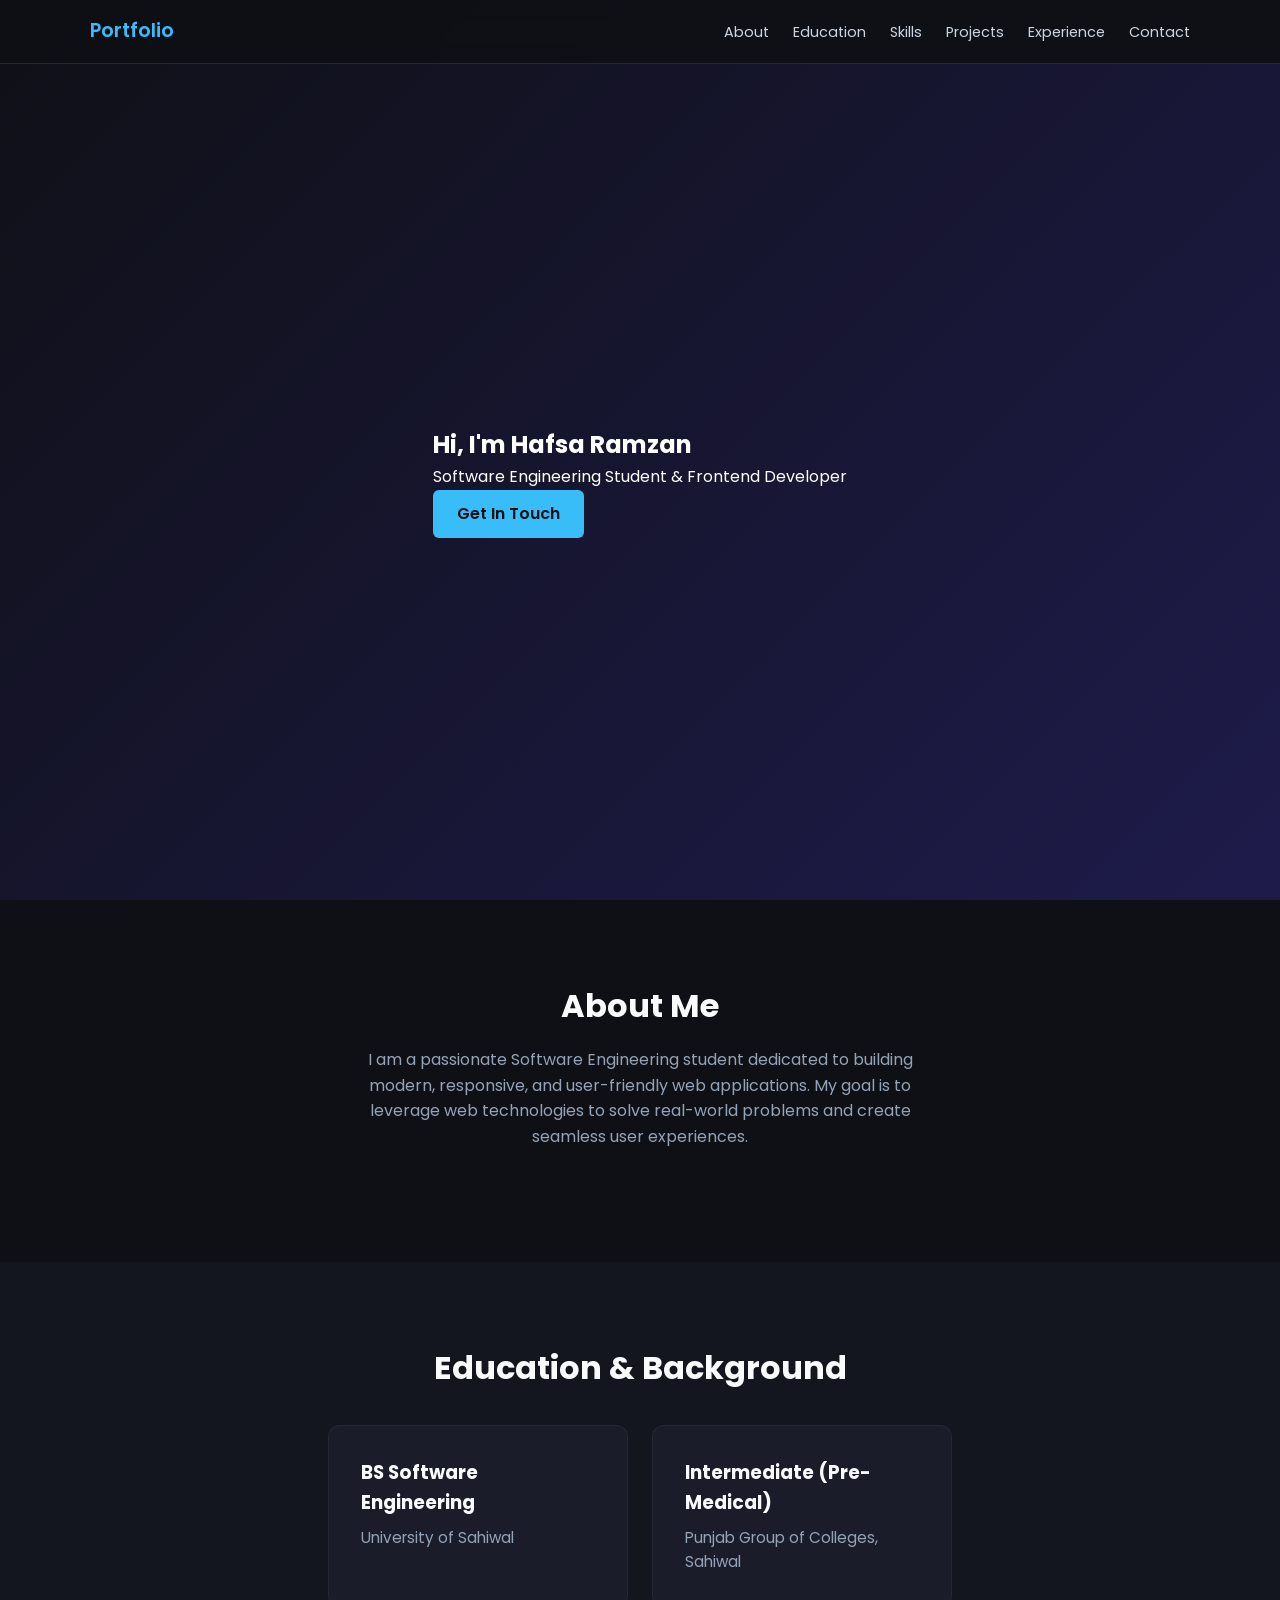
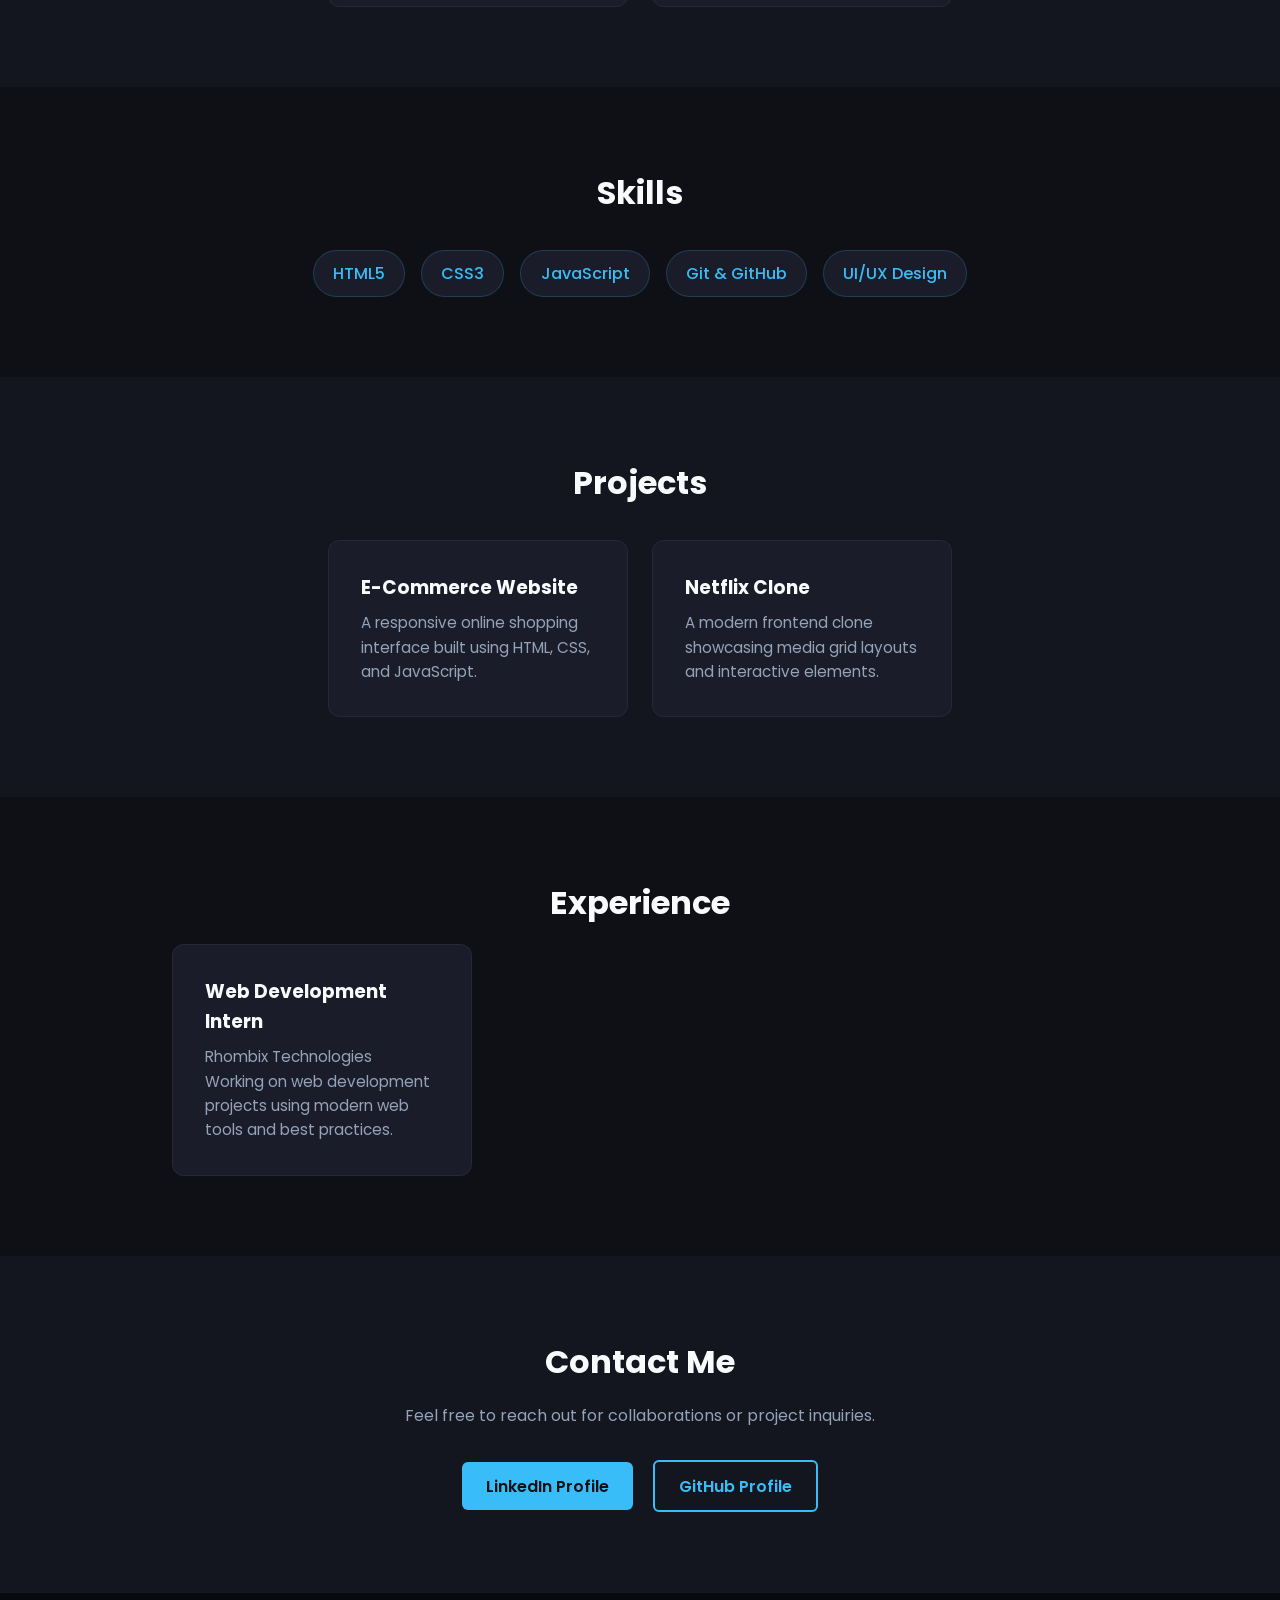
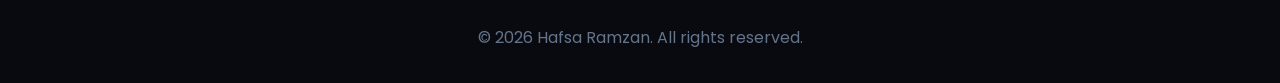
<file: index.html>
<!DOCTYPE html>
<html lang="en">
<head>
    <meta charset="UTF-8">
    <meta name="viewport" content="width=device-width, initial-scale=1.0">
    <title>Hafsa Ramzan - Portfolio</title>
    <link rel="stylesheet" href="style.css">
    <link href="https://fonts.googleapis.com/css2?family=Poppins:wght@300;400;600&display=swap" rel="stylesheet">
</head>
<body>

    <!-- Header / Navbar -->
    <header>
        <nav>
            <div class="logo">Portfolio</div>
            <ul class="nav-links">
                <li><a href="#about">About</a></li>
                <li><a href="#education">Education</a></li>
                <li><a href="#skills">Skills</a></li>
                <li><a href="#projects">Projects</a></li>
                <li><a href="#experience">Experience</a></li>
                <li><a href="#contact">Contact</a></li>
            </ul>
        </nav>
    </header>

    <!-- Hero / Introduction Section -->
    <section id="hero">
        <div class="hero-content">
            <h1>Hi, I'm <span>Hafsa Ramzan</span></h1>
            <p>Software Engineering Student & Frontend Developer</p>
            <a href="#contact" class="btn">Get In Touch</a>
        </div>
    </section>

    <!-- About / Ambitions Section -->
    <section id="about" class="section">
        <h2>About Me</h2>
        <p>I am a passionate Software Engineering student dedicated to building modern, responsive, and user-friendly web applications. My goal is to leverage web technologies to solve real-world problems and create seamless user experiences.</p>
    </section>

    <!-- Background / Education Section -->
    <section id="education" class="section bg-light">
        <h2>Education & Background</h2>
        <div class="card-container">
            <div class="card">
                <h3>BS Software Engineering</h3>
                <p>University of Sahiwal</p>
            </div>
            <div class="card">
                <h3>Intermediate (Pre-Medical)</h3>
                <p>Punjab Group of Colleges, Sahiwal</p>
            </div>
        </div>
    </section>

    <!-- Skills Section -->
    <section id="skills" class="section">
        <h2>Skills</h2>
        <div class="skills-grid">
            <div class="skill-item">HTML5</div>
            <div class="skill-item">CSS3</div>
            <div class="skill-item">JavaScript</div>
            <div class="skill-item">Git & GitHub</div>
            <div class="skill-item">UI/UX Design</div>
        </div>
    </section>

    <!-- Projects Section -->
    <section id="projects" class="section bg-light">
        <h2>Projects</h2>
        <div class="card-container">
            <div class="card">
                <h3>E-Commerce Website</h3>
                <p>A responsive online shopping interface built using HTML, CSS, and JavaScript.</p>
            </div>
            <div class="card">
                <h3>Netflix Clone</h3>
                <p>A modern frontend clone showcasing media grid layouts and interactive elements.</p>
            </div>
        </div>
    </section>

    <!-- Experience Section -->
    <section id="experience" class="section">
        <h2>Experience</h2>
        <div class="card">
            <h3>Web Development Intern</h3>
            <p>Rhombix Technologies</p>
            <p>Working on web development projects using modern web tools and best practices.</p>
        </div>
    </section>

    <!-- Contact & Social Links Section -->
    <section id="contact" class="section bg-light">
        <h2>Contact Me</h2>
        <p>Feel free to reach out for collaborations or project inquiries.</p>
        <div class="contact-links">
            <a href="https://linkedin.com" target="_blank" class="btn">LinkedIn Profile</a>
            <a href="https://github.com" target="_blank" class="btn btn-alt">GitHub Profile</a>
        </div>
    </section>

    <footer>
        <p>&copy; 2026 Hafsa Ramzan. All rights reserved.</p>
    </footer>

    <script src="script.js"></script>
</body>
</html>
</file>
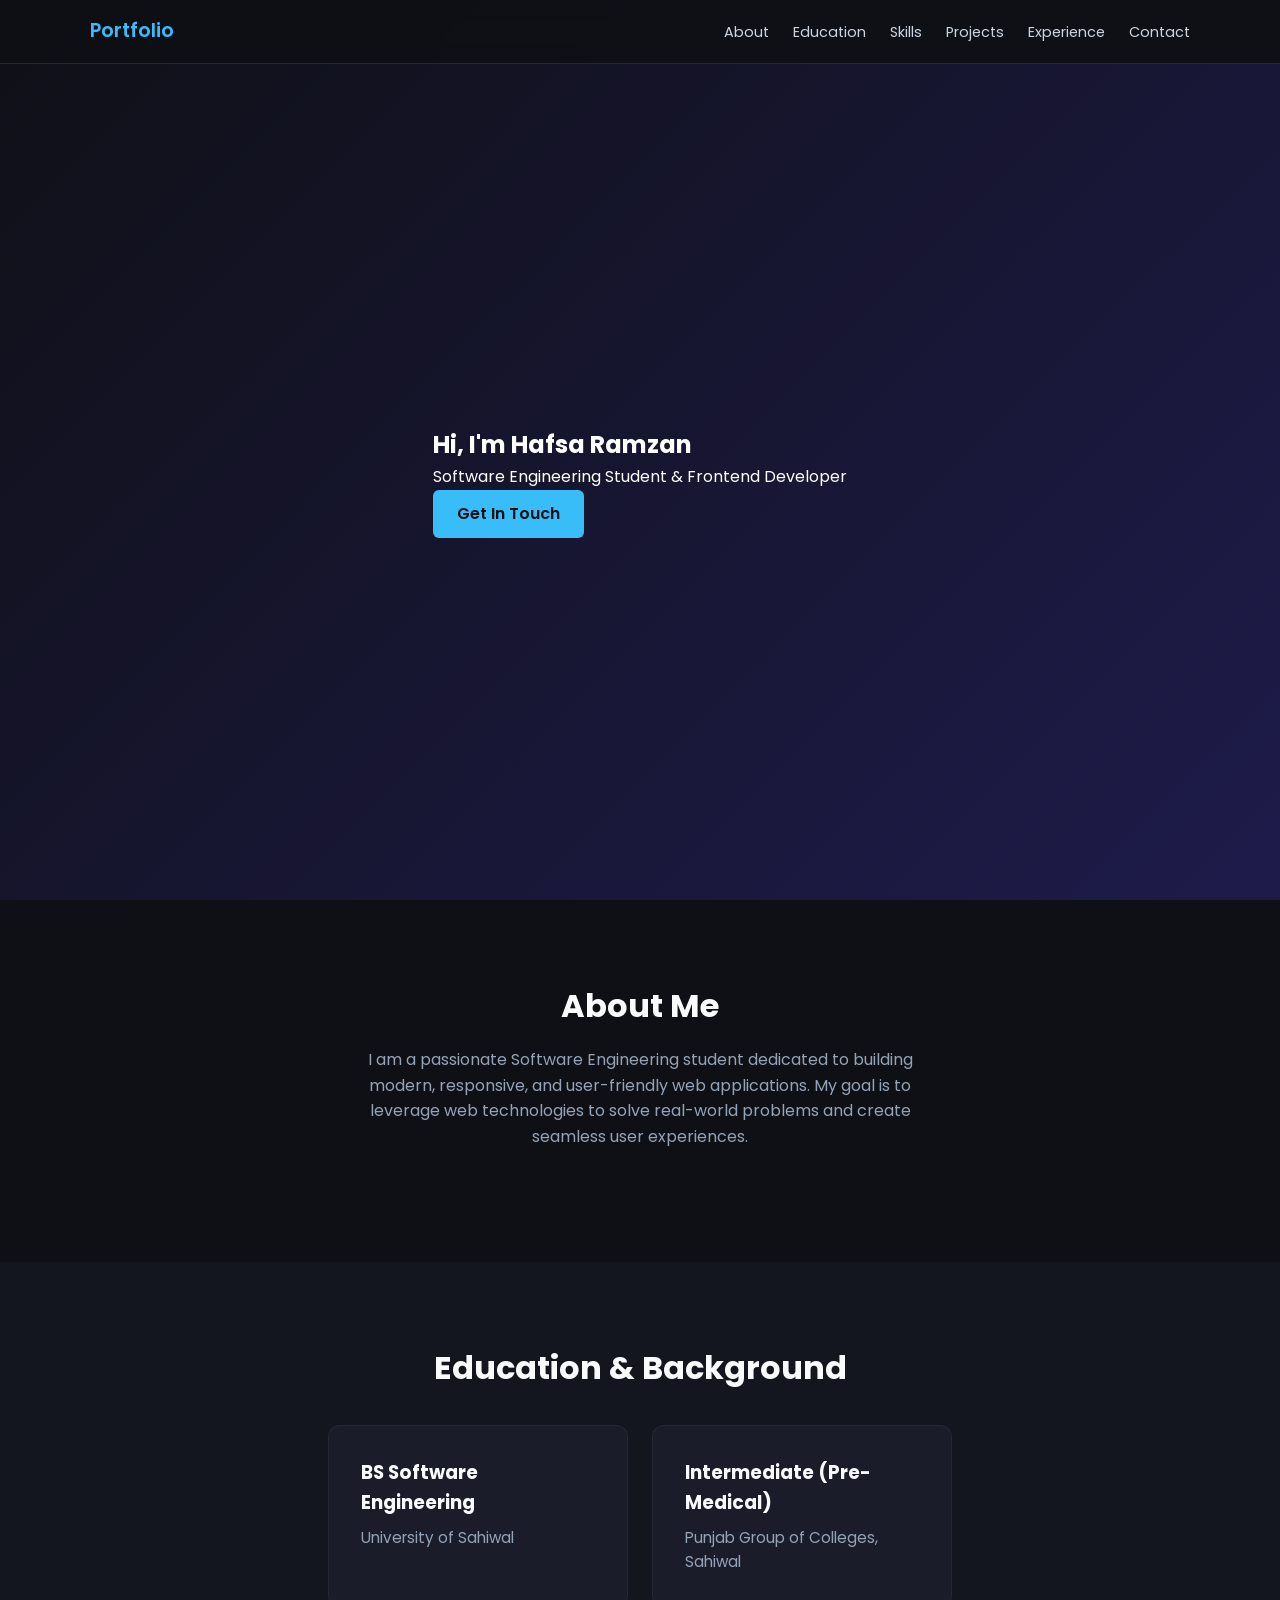
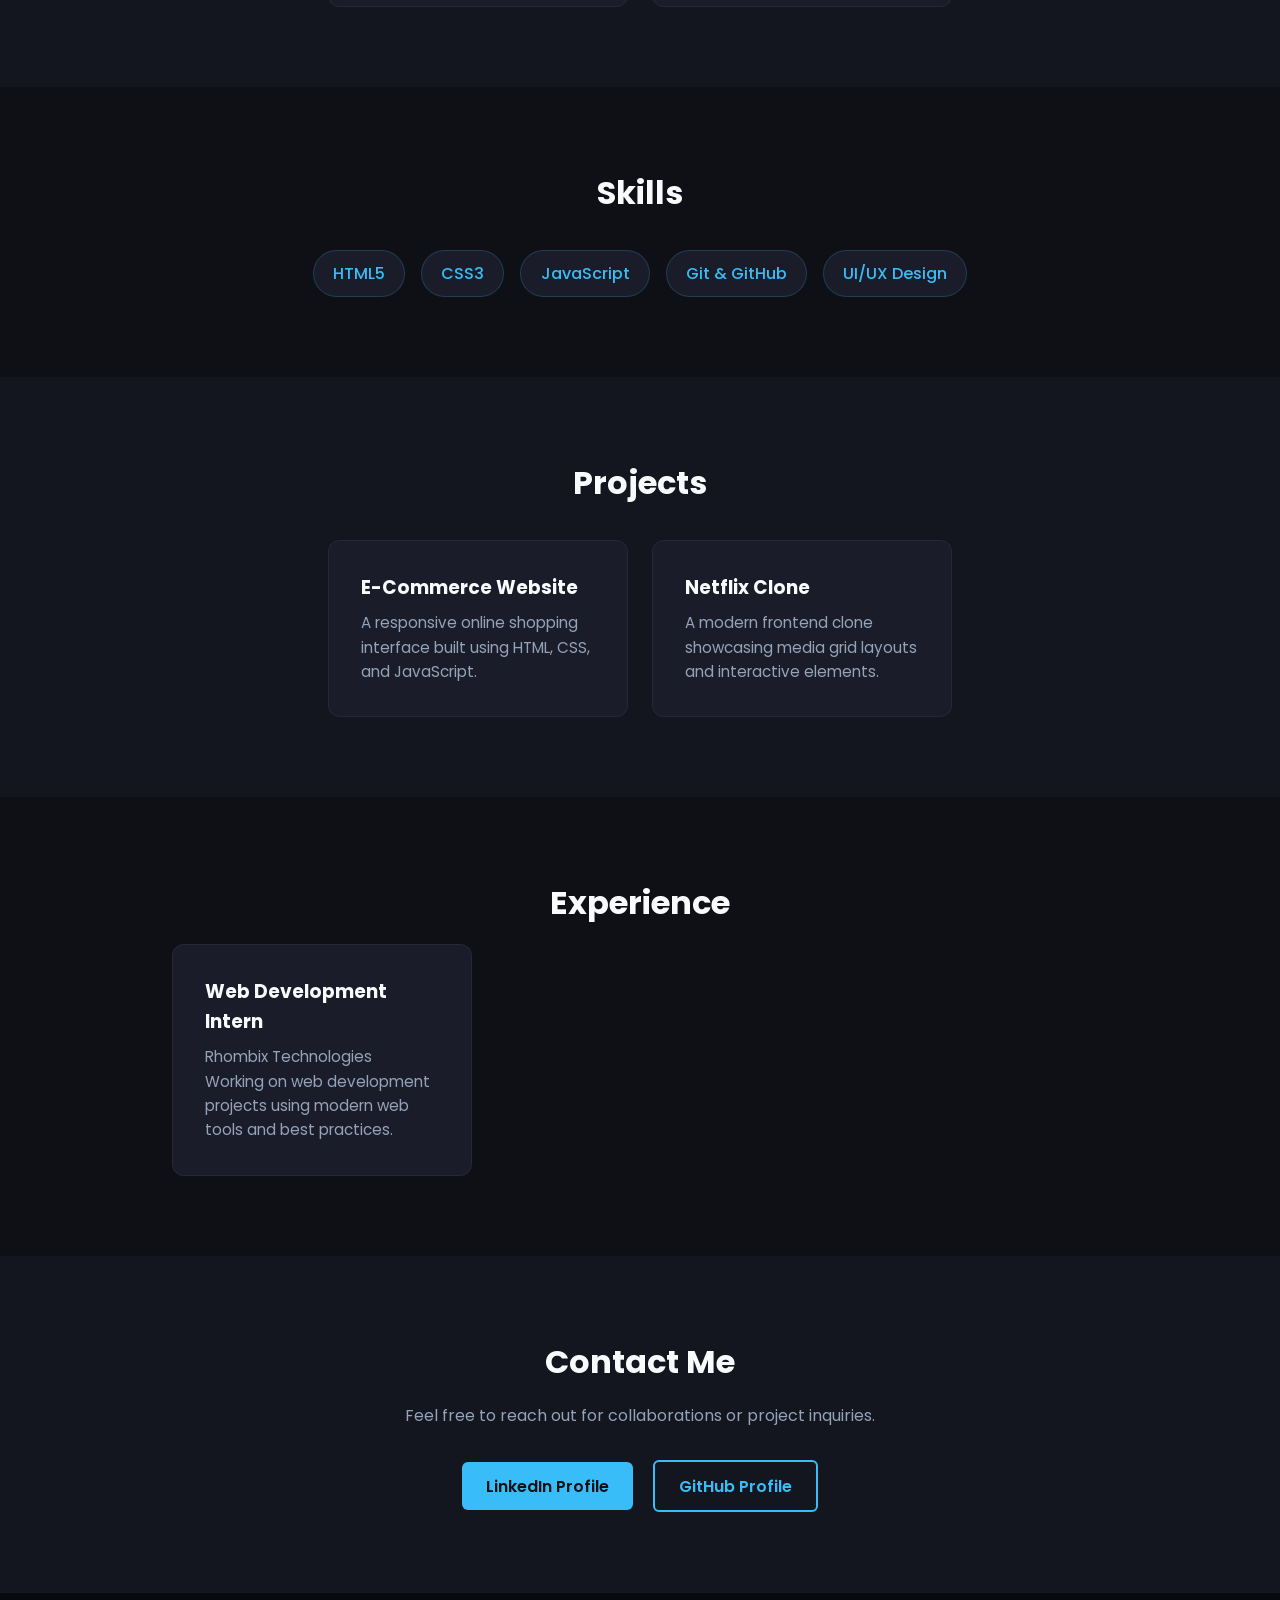
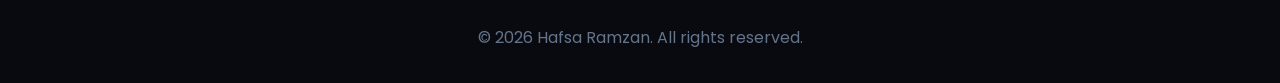
<file: index.html for task.html>
<!DOCTYPE html>
<html lang="en">
<head>
    <meta charset="UTF-8">
    <meta name="viewport" content="width=device-width, initial-scale=1.0">
    <title>Hafsa Ramzan - Portfolio</title>
    <link rel="stylesheet" href="style.css">
    <link href="https://fonts.googleapis.com/css2?family=Poppins:wght@300;400;600&display=swap" rel="stylesheet">
</head>
<body>

    <!-- Header / Navbar -->
    <header>
        <nav>
            <div class="logo">Portfolio</div>
            <ul class="nav-links">
                <li><a href="#about">About</a></li>
                <li><a href="#education">Education</a></li>
                <li><a href="#skills">Skills</a></li>
                <li><a href="#projects">Projects</a></li>
                <li><a href="#experience">Experience</a></li>
                <li><a href="#contact">Contact</a></li>
            </ul>
        </nav>
    </header>

    <!-- Hero / Introduction Section -->
    <section id="hero">
        <div class="hero-content">
            <h1>Hi, I'm <span>Hafsa Ramzan</span></h1>
            <p>Software Engineering Student & Frontend Developer</p>
            <a href="#contact" class="btn">Get In Touch</a>
        </div>
    </section>

    <!-- About / Ambitions Section -->
    <section id="about" class="section">
        <h2>About Me</h2>
        <p>I am a passionate Software Engineering student dedicated to building modern, responsive, and user-friendly web applications. My goal is to leverage web technologies to solve real-world problems and create seamless user experiences.</p>
    </section>

    <!-- Background / Education Section -->
    <section id="education" class="section bg-light">
        <h2>Education & Background</h2>
        <div class="card-container">
            <div class="card">
                <h3>BS Software Engineering</h3>
                <p>University of Sahiwal</p>
            </div>
            <div class="card">
                <h3>Intermediate (Pre-Medical)</h3>
                <p>Punjab Group of Colleges, Sahiwal</p>
            </div>
        </div>
    </section>

    <!-- Skills Section -->
    <section id="skills" class="section">
        <h2>Skills</h2>
        <div class="skills-grid">
            <div class="skill-item">HTML5</div>
            <div class="skill-item">CSS3</div>
            <div class="skill-item">JavaScript</div>
            <div class="skill-item">Git & GitHub</div>
            <div class="skill-item">UI/UX Design</div>
        </div>
    </section>

    <!-- Projects Section -->
    <section id="projects" class="section bg-light">
        <h2>Projects</h2>
        <div class="card-container">
            <div class="card">
                <h3>E-Commerce Website</h3>
                <p>A responsive online shopping interface built using HTML, CSS, and JavaScript.</p>
            </div>
            <div class="card">
                <h3>Netflix Clone</h3>
                <p>A modern frontend clone showcasing media grid layouts and interactive elements.</p>
            </div>
        </div>
    </section>

    <!-- Experience Section -->
    <section id="experience" class="section">
        <h2>Experience</h2>
        <div class="card">
            <h3>Web Development Intern</h3>
            <p>Rhombix Technologies</p>
            <p>Working on web development projects using modern web tools and best practices.</p>
        </div>
    </section>

    <!-- Contact & Social Links Section -->
    <section id="contact" class="section bg-light">
        <h2>Contact Me</h2>
        <p>Feel free to reach out for collaborations or project inquiries.</p>
        <div class="contact-links">
            <a href="https://linkedin.com" target="_blank" class="btn">LinkedIn Profile</a>
            <a href="https://github.com" target="_blank" class="btn btn-alt">GitHub Profile</a>
        </div>
    </section>

    <footer>
        <p>&copy; 2026 Hafsa Ramzan. All rights reserved.</p>
    </footer>

    <script src="script.js"></script>
</body>
</html>
</file>
<file: style.css>
* {
    margin: 0;
    padding: 0;
    box-sizing: border-box;
    font-family: 'Poppins', sans-serif;
}

body {
    background-color: #0f1016; /* Deep dark background */
    color: #e2e8f0; /* Soft light text for easy reading */
    line-height: 1.6;
}

header {
    background: rgba(15, 16, 22, 0.95);
    backdrop-filter: blur(10px);
    color: #fff;
    padding: 1rem 2rem;
    position: fixed;
    width: 100%;
    top: 0;
    z-index: 100;
    border-bottom: 1px solid rgba(255, 255, 255, 0.1);
}

nav {
    display: flex;
    justify-content: space-between;
    align-items: center;
    max-width: 1100px;
    margin: 0 auto;
}

.logo {
    font-weight: 600;
    font-size: 1.2rem;
    color: #38bdf8;
}

.nav-links {
    list-style: none;
    display: flex;
    gap: 1.5rem;
}

.nav-links a {
    color: #cbd5e1;
    text-decoration: none;
    font-size: 0.9rem;
    transition: color 0.3s ease;
}

.nav-links a:hover {
    color: #38bdf8;
}

/* Hero Section */
#hero {
    min-height: 100vh;
    background: linear-gradient(135deg, #0f1016 0%, #1e1b4b 100%);
    color: #fff;
    display: flex;
    justify-content: center;
    align-items: center;
    padding: 7rem 2rem 3rem 2rem;
}

.hero-container {
    display: flex;
    align-items: center;
    justify-content: space-between;
    max-width: 1000px;
    width: 100%;
    gap: 3rem;
    flex-wrap: wrap-reverse;
}

.hero-text {
    flex: 1;
    min-width: 280px;
}

.hero-text h1 {
    font-size: 2.5rem;
    margin-bottom: 0.5rem;
}

.hero-text h1 span {
    color: #38bdf8;
}

.hero-text p {
    color: #94a3b8;
    font-size: 1.1rem;
    margin-bottom: 1.5rem;
}

.hero-image {
    flex: 1;
    display: flex;
    justify-content: center;
    align-items: center;
    min-width: 250px;
}

.hero-image img {
    width: 260px;
    height: 260px;
    object-fit: cover;
    border-radius: 50%;
    border: 4px solid #38bdf8;
    box-shadow: 0 0 25px rgba(56, 189, 248, 0.3);
}

.btn {
    display: inline-block;
    background: #38bdf8;
    color: #0f1016;
    font-weight: 600;
    padding: 0.7rem 1.5rem;
    text-decoration: none;
    border-radius: 6px;
    transition: transform 0.2s, background 0.2s;
}

.btn:hover {
    background: #0ea5e9;
    transform: translateY(-2px);
}

.btn-alt {
    background: transparent;
    color: #38bdf8;
    border: 2px solid #38bdf8;
    margin-left: 1rem;
}

.btn-alt:hover {
    background: rgba(56, 189, 248, 0.1);
    color: #38bdf8;
}

/* Sections Styling */
.section {
    padding: 5rem 2rem;
    max-width: 1000px;
    margin: 0 auto;
    text-align: center;
}

.section h2 {
    font-size: 2rem;
    margin-bottom: 1rem;
    color: #f8fafc;
}

.section > p {
    color: #94a3b8;
    max-width: 600px;
    margin: 0 auto 2rem auto;
}

.bg-light {
    background-color: #13151f; /* Slightly lighter dark shade for alternating sections */
    max-width: 100%;
}

.bg-light .section {
    max-width: 1000px;
    margin: 0 auto;
}

.card-container {
    display: flex;
    gap: 1.5rem;
    justify-content: center;
    flex-wrap: wrap;
    margin-top: 2rem;
}

.card {
    background: #1a1d29;
    border: 1px solid rgba(255, 255, 255, 0.05);
    padding: 2rem;
    border-radius: 12px;
    width: 300px;
    text-align: left;
    transition: transform 0.3s, border-color 0.3s;
}

.card:hover {
    transform: translateY(-5px);
    border-color: rgba(56, 189, 248, 0.4);
}

.card h3 {
    color: #f8fafc;
    margin-bottom: 0.5rem;
}

.card p {
    color: #94a3b8;
    font-size: 0.95rem;
}

/* Skills Grid */
.skills-grid {
    display: flex;
    justify-content: center;
    gap: 1rem;
    flex-wrap: wrap;
    margin-top: 2rem;
}

.skill-item {
    background: #1a1d29;
    color: #38bdf8;
    border: 1px solid rgba(56, 189, 248, 0.2);
    padding: 0.6rem 1.2rem;
    border-radius: 30px;
    font-weight: 500;
}

/* Contact Links */
.contact-links {
    margin-top: 1.5rem;
}

footer {
    text-align: center;
    padding: 2rem;
    background: #090a0f;
    color: #64748b;
    border-top: 1px solid rgba(255, 255, 255, 0.05);
}
</file>
